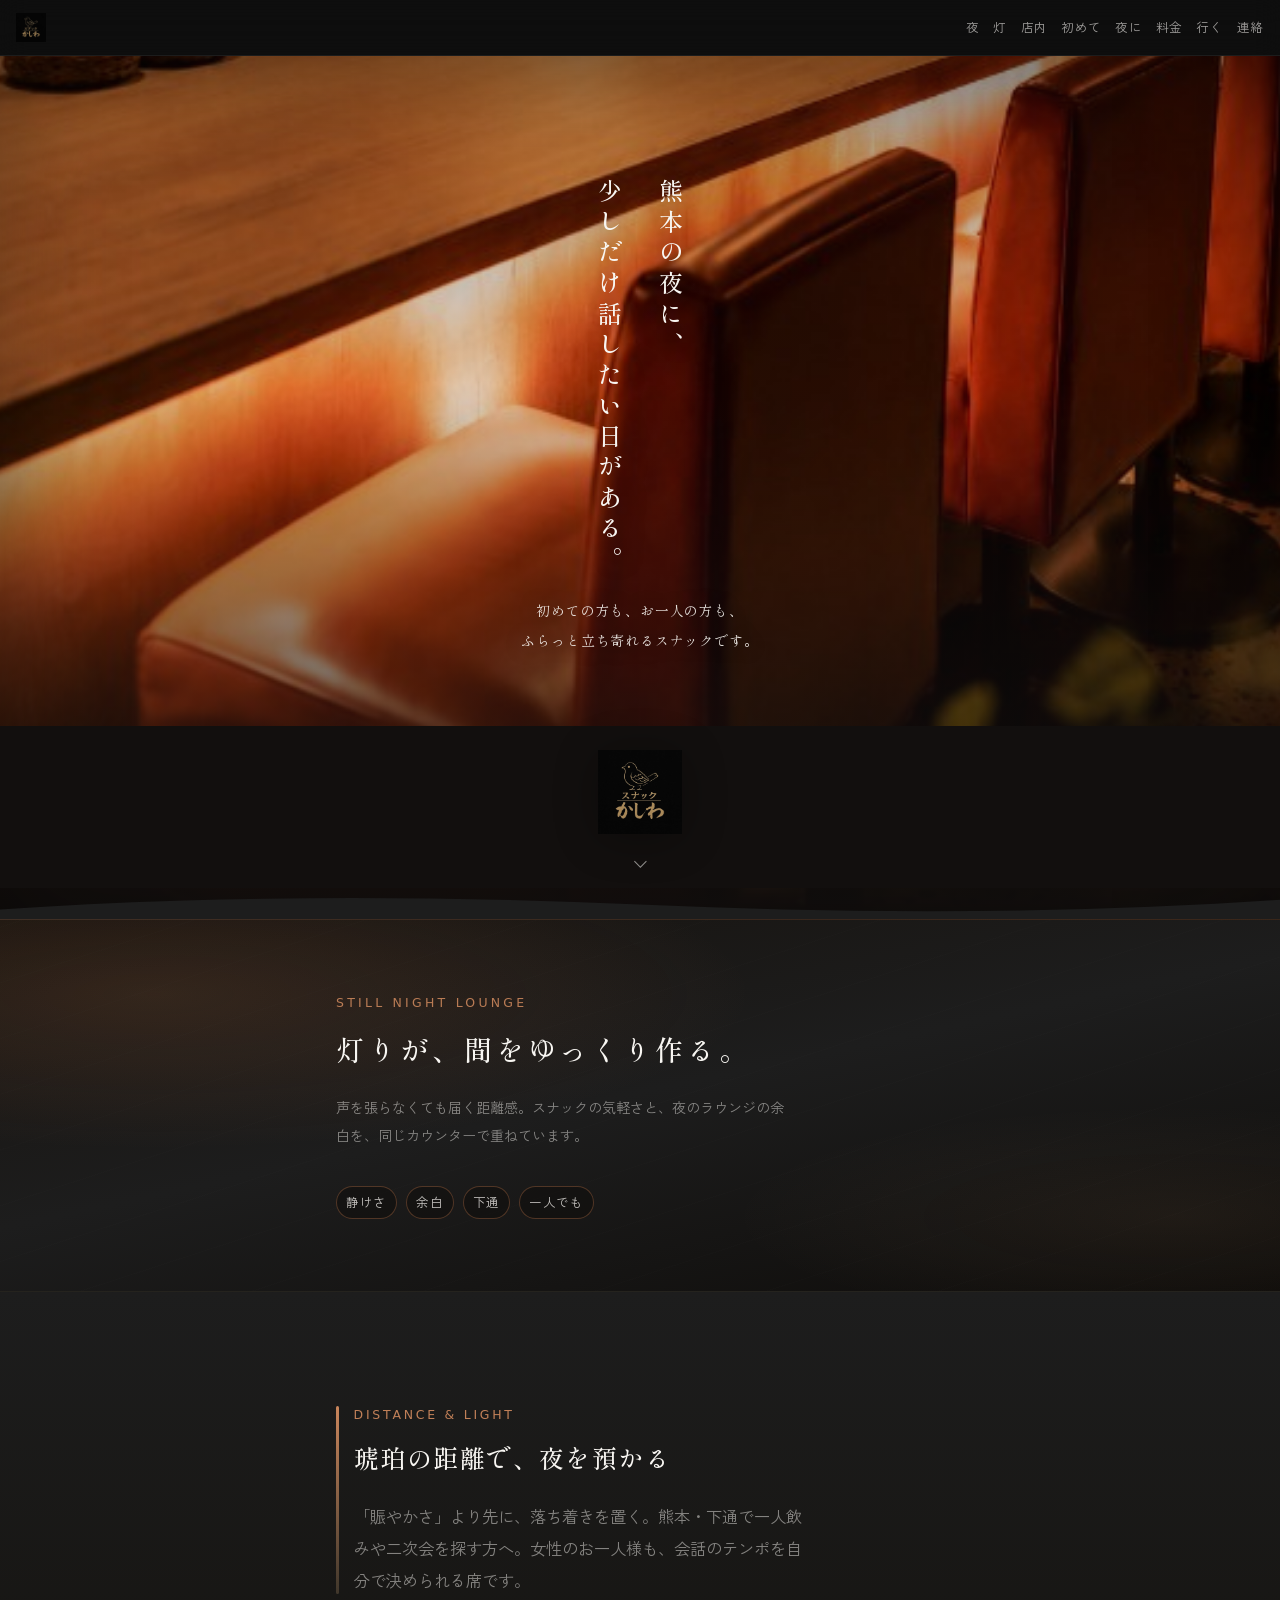
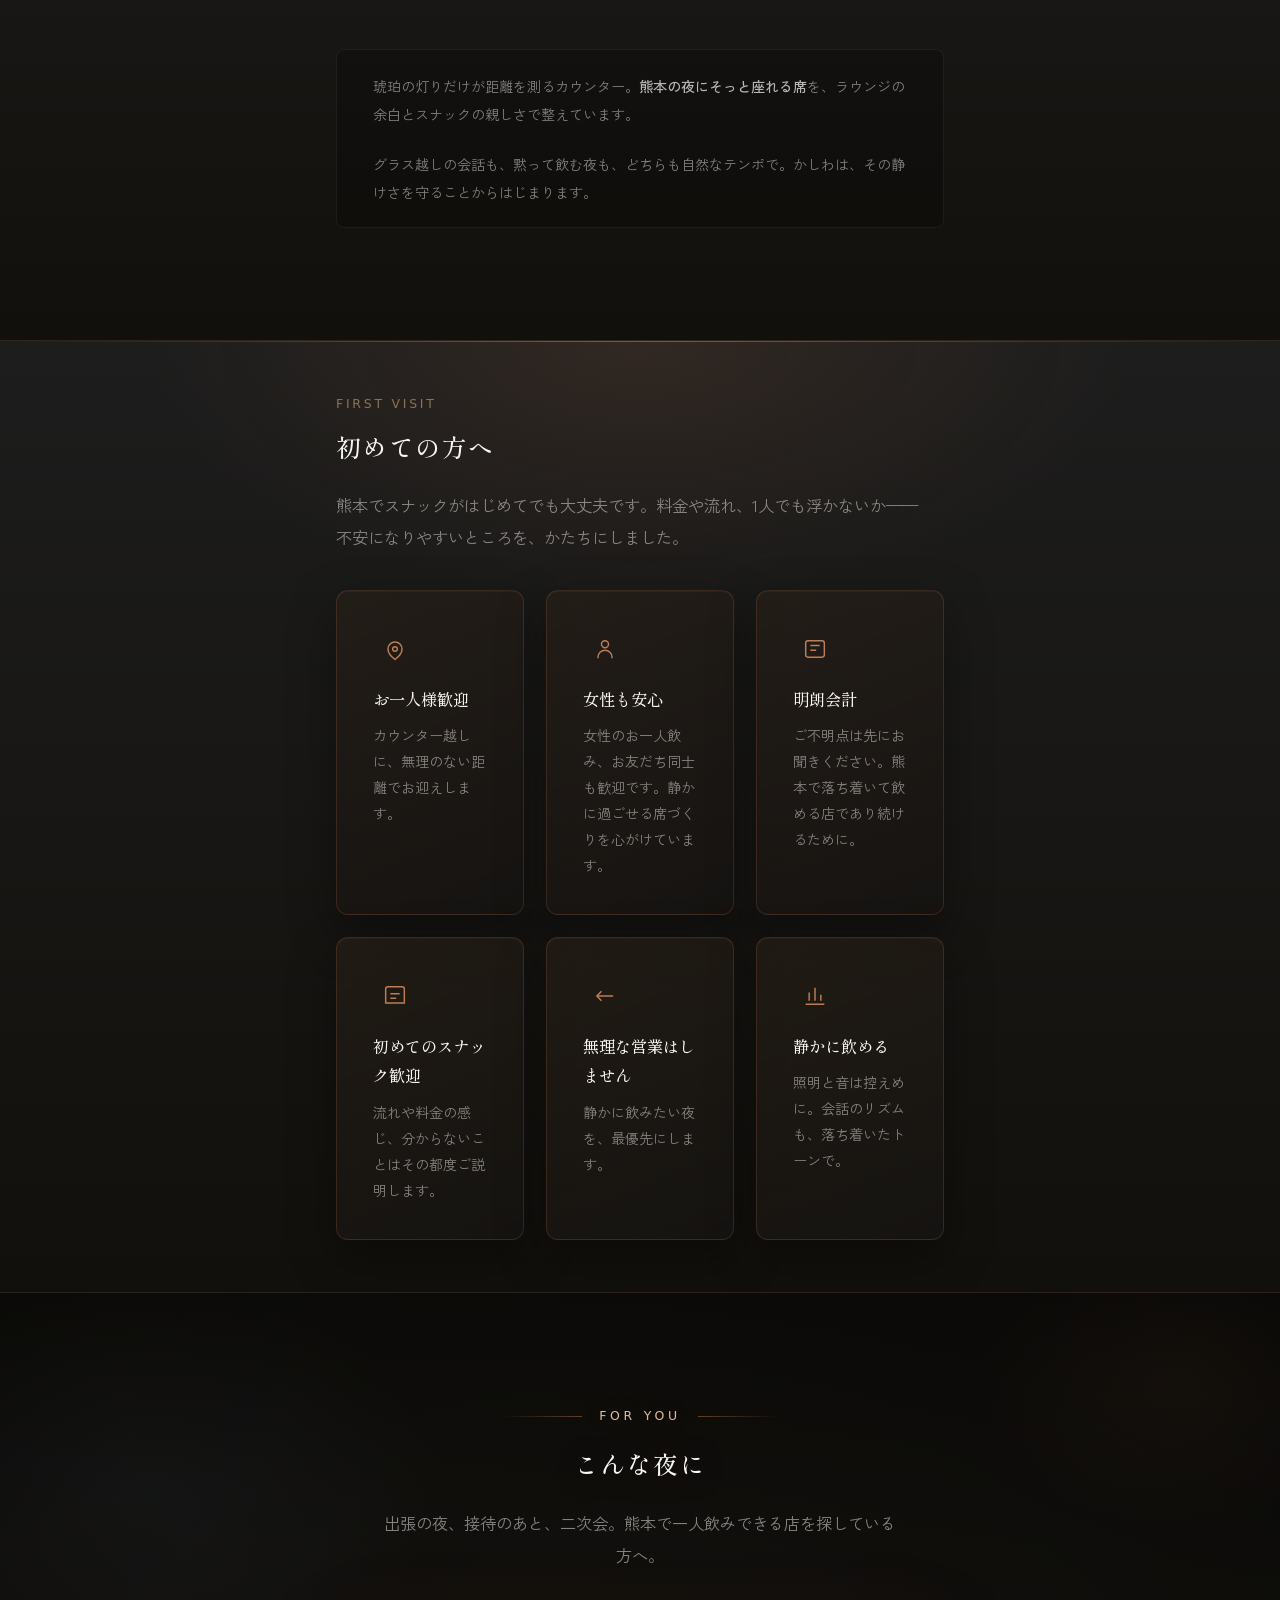
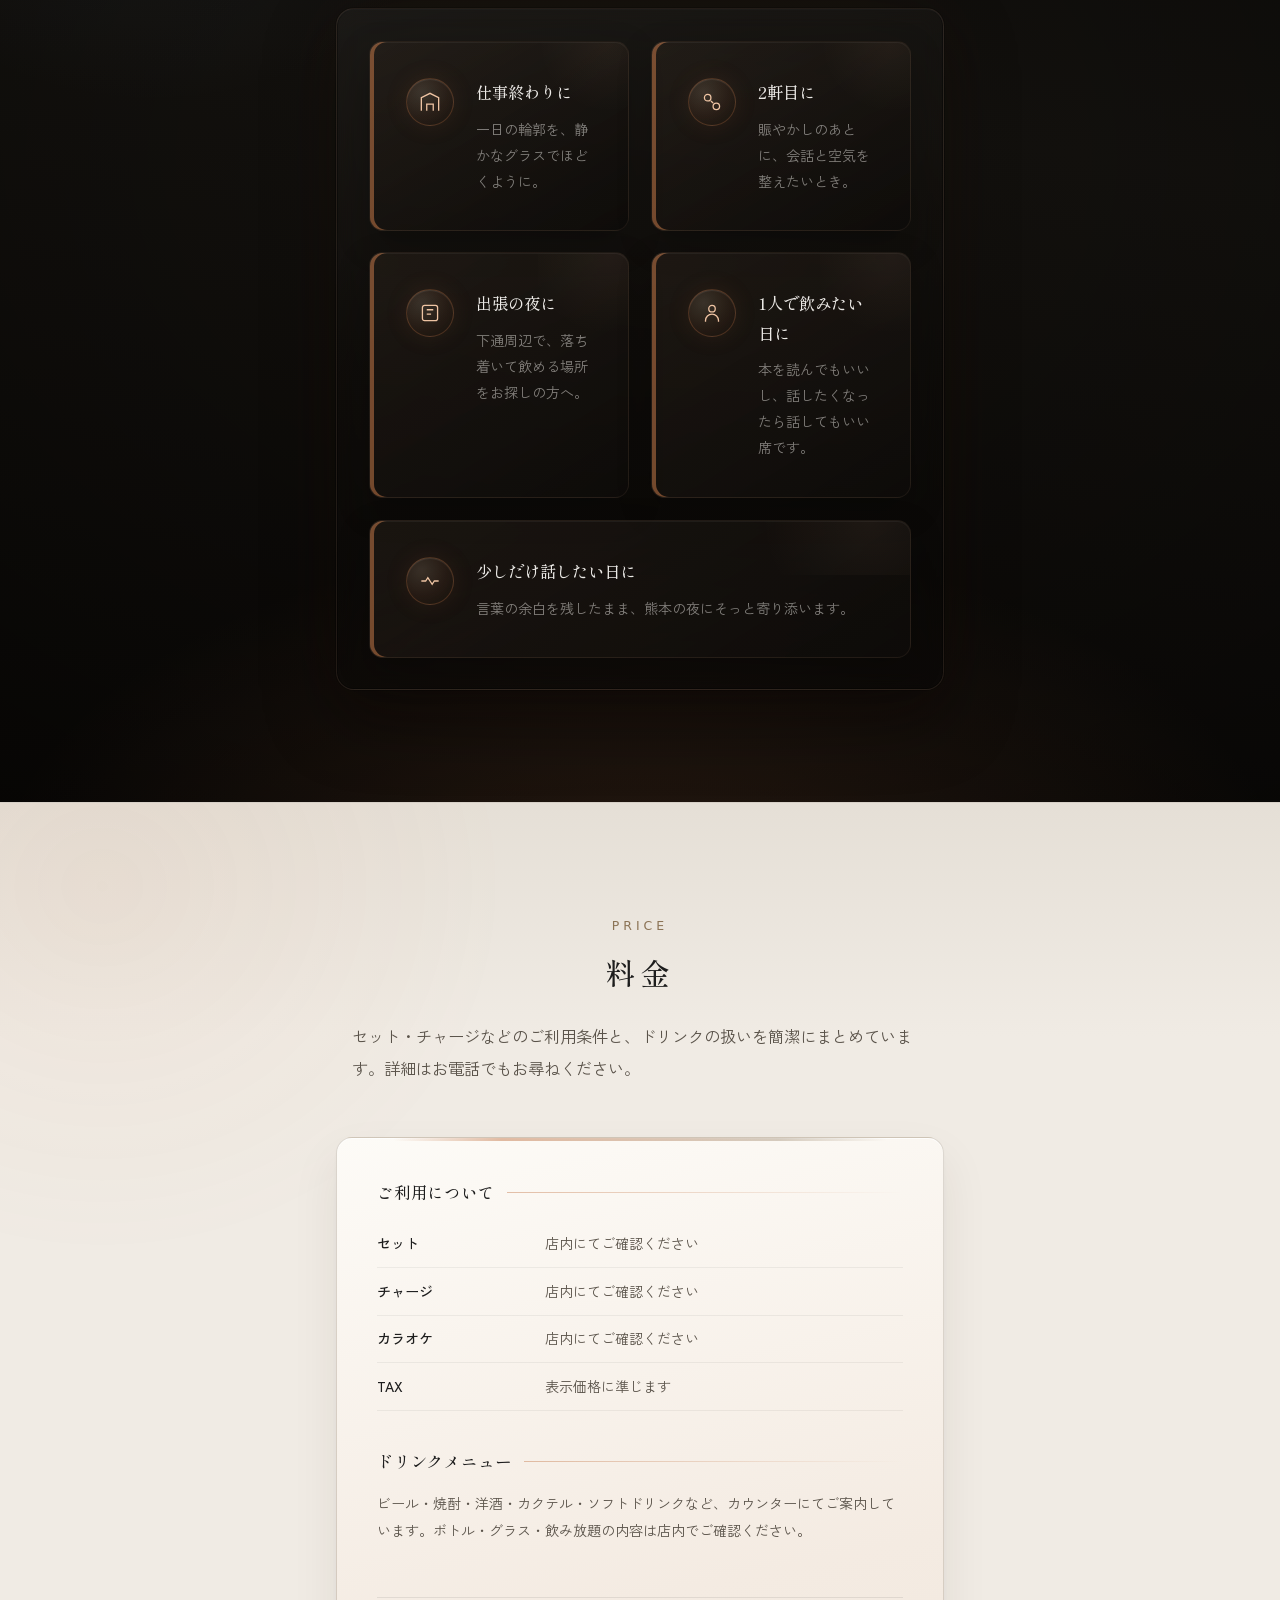
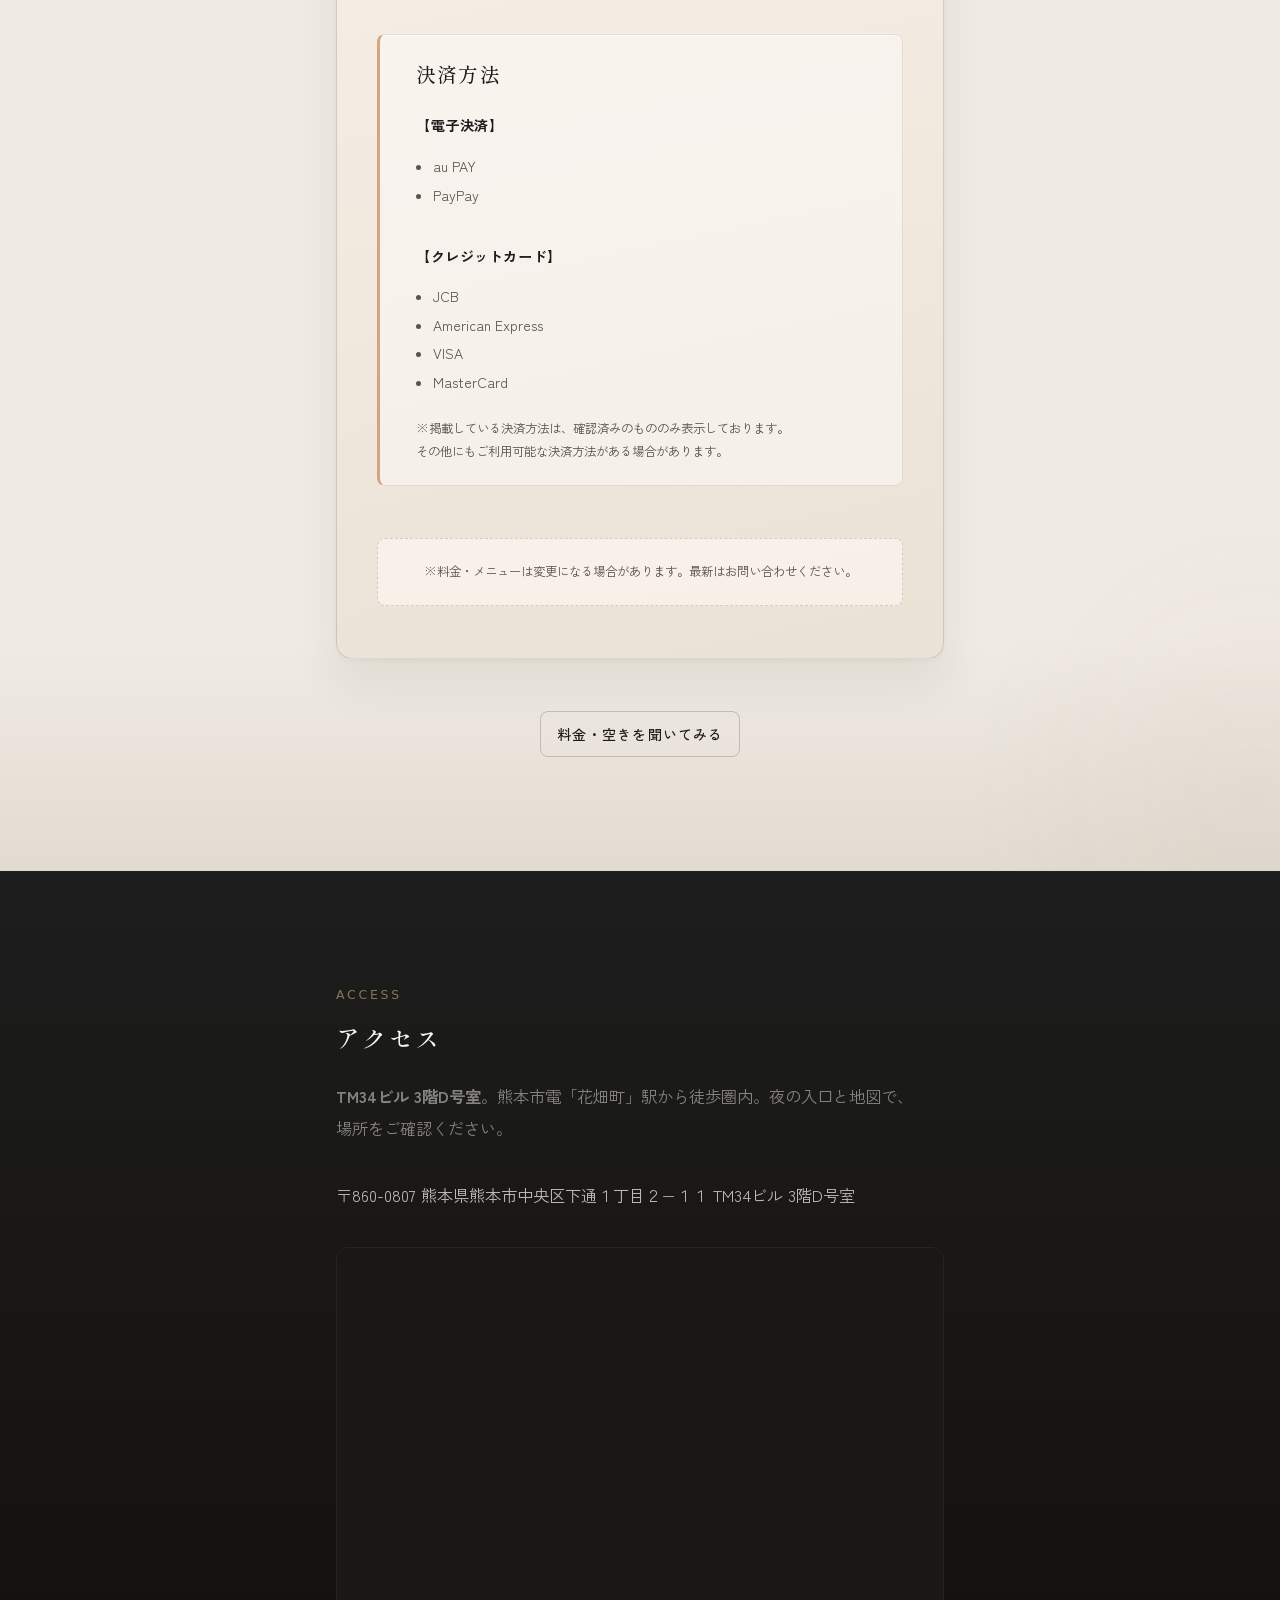
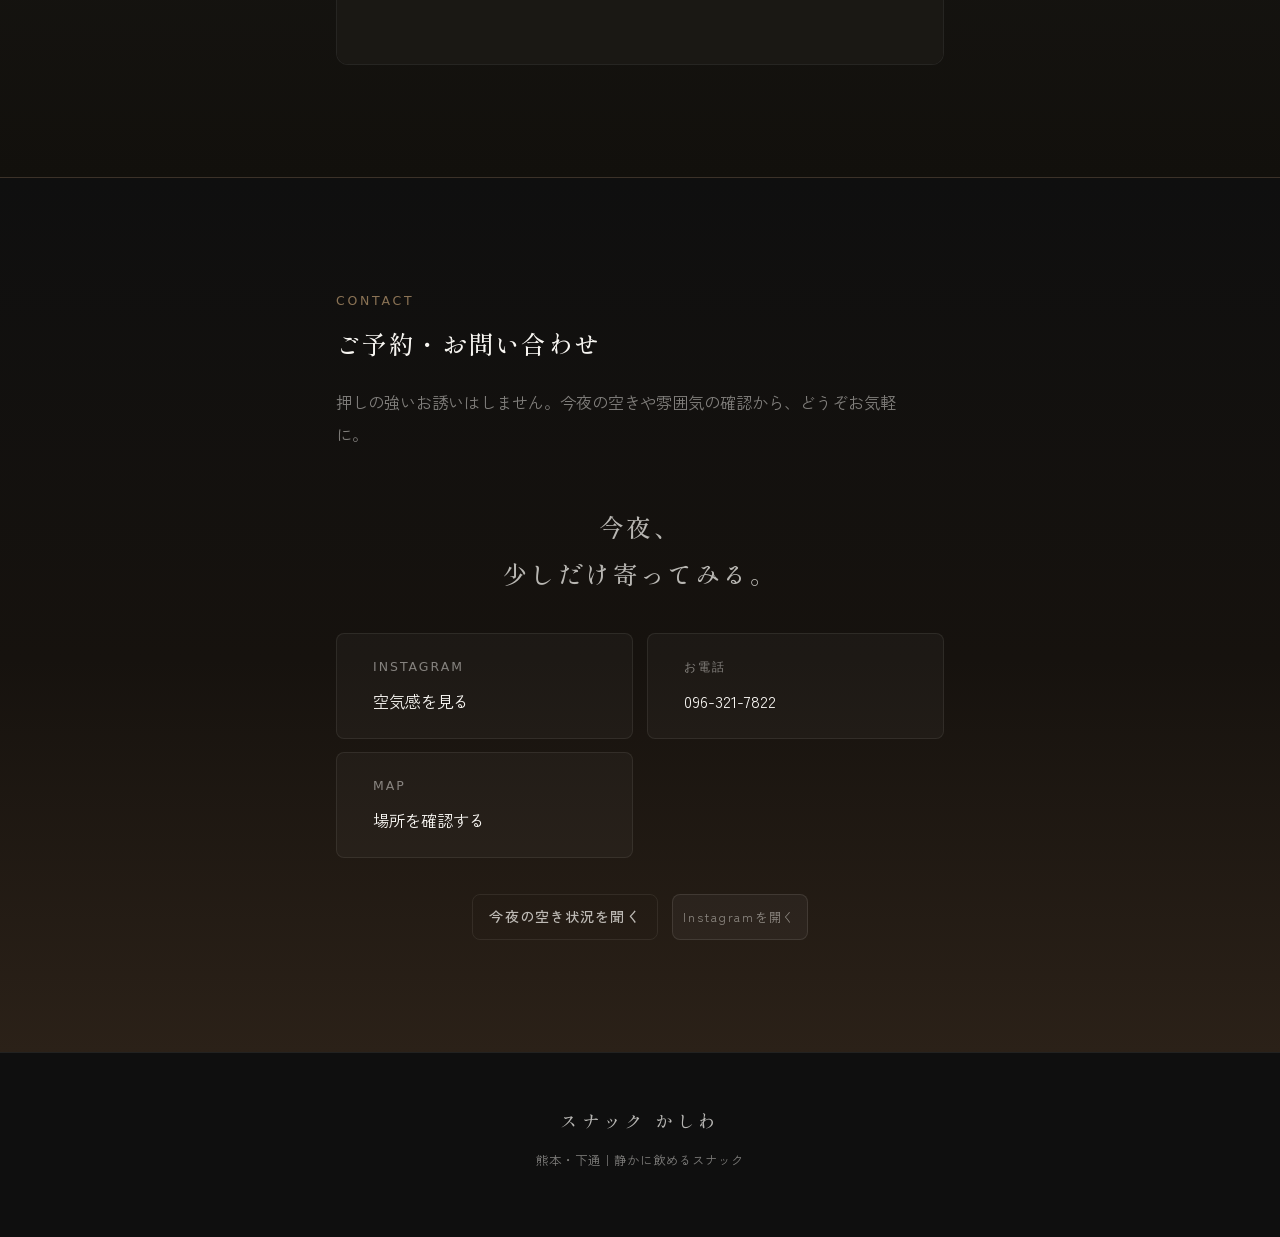
<file: index.html>
<!DOCTYPE html>
<html lang="ja">
  <head>
    <meta charset="utf-8" />
    <meta name="viewport" content="width=device-width, initial-scale=1" />
    <!-- SEO の主設定: js/site-config.js（canonicalUrl / ogImageUrl / seoDescription / ogDescription）。main.js が description・OGP・Twitter を実行時に上書きします。本番はここと index の初期 canonical/og を同じ URL に揃えてください。 -->
    <title>スナック かしわ｜熊本・下通</title>
    <meta
      name="description"
      content="熊本・下通のスナックかしわ。初めてのスナック、一人飲み、女性のお一人様も。落ち着いて飲めるカウンター。TM34ビル3階D。明朗会計。熊本で静かな夜を過ごしたい方へ。"
    />
    <link rel="canonical" id="canonical-link" href="https://example.com/kashiwa/" />

    <meta property="og:type" content="website" />
    <meta property="og:title" content="スナック かしわ｜熊本・下通" />
    <meta
      property="og:description"
      content="熊本の夜に、少しだけ話したい日がある。下通でふらっと立ち寄れる静かなスナックです。"
    />
    <meta property="og:url" content="https://example.com/kashiwa/" />

    <meta name="twitter:card" content="summary" />
    <meta name="twitter:title" content="スナック かしわ｜熊本・下通" />
    <meta
      name="twitter:description"
      content="熊本の夜に、少しだけ話したい日がある。下通でふらっと立ち寄れる静かなスナックです。"
    />

    <link rel="preconnect" href="https://fonts.googleapis.com" />
    <link rel="preconnect" href="https://fonts.gstatic.com" crossorigin />
    <link
      href="https://fonts.googleapis.com/css2?family=Noto+Sans+JP:wght@300;400;500&family=Shippori+Mincho:wght@400;500&family=Zen+Kaku+Gothic+New:wght@300;400;500&display=swap"
      rel="stylesheet"
    />

    <link rel="stylesheet" href="css/tokens.css" />
    <link rel="stylesheet" href="css/base.css" />
    <link rel="stylesheet" href="css/main.css" />
  </head>
  <body>
    <a class="sr-only" href="#main">本文へスキップ</a>

    <header class="site-header">
      <a class="site-header__brand" href="#hero" aria-label="スナック かしわ トップへ">
        <img
          id="brand-name"
          class="site-header__logo"
          alt=""
          width="132"
          height="52"
          decoding="async"
          hidden
        />
        <span id="brand-text" class="site-header__wordmark">スナック かしわ</span>
      </a>
      <nav class="site-nav" aria-label="ページ内">
        <a href="#hero">夜</a>
        <a href="#night-prelude">灯</a>
        <a href="#about">店内</a>
        <a href="#first-time">初めて</a>
        <a href="#for-you">夜に</a>
        <a href="#price">料金</a>
        <a href="#access">行く</a>
        <a href="#contact">連絡</a>
      </nav>
    </header>

    <main id="main">
      <!-- 1: エディトリアル・ヒーロー（縦長写真・縦書きキャッチ・帯＋ロゴ） -->
      <section class="hero hero--editorial" id="hero" aria-labelledby="hero-heading">
        <div class="hero-editorial__photo" aria-hidden="true">
          <img
            id="hero-portrait-img"
            class="hero-editorial__img"
            alt=""
            width="1080"
            height="1920"
            decoding="async"
            fetchpriority="high"
            hidden
          />
        </div>
        <div class="hero-editorial__no-photo" aria-hidden="true"></div>
        <div class="hero-editorial__scrim" aria-hidden="true"></div>
        <div class="hero-editorial__vignette" aria-hidden="true"></div>
        <div class="hero-editorial__layout">
          <div class="hero-editorial__copy reveal-slow">
            <h1 id="hero-heading" class="hero-editorial__title">
              <span class="hero-editorial__title-col">熊本の夜に、</span>
              <span class="hero-editorial__title-col">少しだけ話したい日がある。</span>
            </h1>
            <p class="hero-editorial__sub">
              初めての方も、お一人の方も、<br />
              ふらっと立ち寄れるスナックです。
            </p>
          </div>
          <div class="hero-editorial__band">
            <img
              id="hero-editorial-logo"
              class="hero-editorial__logo"
              alt=""
              width="140"
              height="120"
              decoding="async"
              hidden
            />
            <a
              class="hero-editorial__scroll"
              href="#night-prelude"
              aria-label="次のセクションへ"
            >
              <span class="hero-editorial__scroll-icon" aria-hidden="true"></span>
            </a>
          </div>
        </div>
        <div class="hero-editorial__wave" aria-hidden="true">
          <svg
            class="hero-editorial__wave-svg"
            xmlns="http://www.w3.org/2000/svg"
            viewBox="0 0 1200 40"
            preserveAspectRatio="none"
            role="presentation"
            focusable="false"
          >
            <path
              fill="currentColor"
              d="M0 40V28c200-18 400-18 600-6s400 12 600-6v24H0z"
            />
          </svg>
        </div>
      </section>

      <!-- 2: ヒーロー下の世界観（テキストのみ） -->
      <section class="night-prelude" id="night-prelude" aria-labelledby="night-prelude-heading">
        <div class="night-prelude__bg" aria-hidden="true"></div>
        <div class="wrap night-prelude__layout night-prelude__layout--text-only">
          <div class="night-prelude__text reveal-slow">
            <p class="night-prelude__eyebrow">Still night lounge</p>
            <h2 id="night-prelude-heading" class="night-prelude__heading">灯りが、間をゆっくり作る。</h2>
            <p class="night-prelude__lead">
              声を張らなくても届く距離感。スナックの気軽さと、夜のラウンジの余白を、同じカウンターで重ねています。
            </p>
            <ul class="night-prelude__chips" aria-label="かしわのキーワード">
              <li>静けさ</li>
              <li>余白</li>
              <li>下通</li>
              <li>一人でも</li>
            </ul>
          </div>
        </div>
      </section>

      <!-- 3: 店内の気配 -->
      <section class="section section--depth section--about-rich" id="about" aria-labelledby="about-heading">
        <div class="wrap">
          <header class="section__head reveal-slow">
            <span class="section__eyebrow">Distance &amp; light</span>
            <h2 id="about-heading">琥珀の距離で、夜を預かる</h2>
            <p class="section__lead section__lead--tight">
              「賑やかさ」より先に、落ち着きを置く。熊本・下通で一人飲みや二次会を探す方へ。女性のお一人様も、会話のテンポを自分で決められる席です。
            </p>
          </header>
          <div class="prose prose--short reveal">
            <p>
              琥珀の灯りだけが距離を測るカウンター。<strong>熊本の夜にそっと座れる席</strong>を、ラウンジの余白とスナックの親しさで整えています。
            </p>
            <p>
              グラス越しの会話も、黙って飲む夜も、どちらも自然なテンポで。かしわは、その静けさを守ることからはじまります。
            </p>
          </div>
        </div>
      </section>

      <!-- 4: 初めての方へ -->
      <section class="section section--depth section--tight section--first-boost" id="first-time" aria-labelledby="first-heading">
        <div class="wrap">
          <header class="section__head reveal-slow">
            <span class="section__eyebrow">First visit</span>
            <h2 id="first-heading">初めての方へ</h2>
            <p class="section__lead">
              熊本でスナックがはじめてでも大丈夫です。料金や流れ、1人でも浮かないか——不安になりやすいところを、かたちにしました。
            </p>
          </header>

          <div class="assurance-grid">
            <article class="assurance-card reveal">
              <div class="assurance-card__icon" aria-hidden="true">
                <svg viewBox="0 0 24 24" width="28" height="28" fill="none" stroke="currentColor" stroke-width="1.25">
                  <path d="M12 21s-6-4.35-6-9a6 6 0 1 1 12 0c0 4.65-6 9-6 9Z" />
                  <circle cx="12" cy="12" r="2" />
                </svg>
              </div>
              <h3>お一人様歓迎</h3>
              <p>カウンター越しに、無理のない距離でお迎えします。</p>
            </article>

            <article class="assurance-card reveal">
              <div class="assurance-card__icon" aria-hidden="true">
                <svg viewBox="0 0 24 24" width="28" height="28" fill="none" stroke="currentColor" stroke-width="1.25">
                  <circle cx="12" cy="8" r="3" />
                  <path d="M6 20v-1a6 6 0 0 1 12 0v1" />
                </svg>
              </div>
              <h3>女性も安心</h3>
              <p>女性のお一人飲み、お友だち同士も歓迎です。静かに過ごせる席づくりを心がけています。</p>
            </article>

            <article class="assurance-card reveal">
              <div class="assurance-card__icon" aria-hidden="true">
                <svg viewBox="0 0 24 24" width="28" height="28" fill="none" stroke="currentColor" stroke-width="1.25">
                  <rect x="4" y="5" width="16" height="14" rx="2" />
                  <path d="M8 9h8M8 13h5" />
                </svg>
              </div>
              <h3>明朗会計</h3>
              <p>ご不明点は先にお聞きください。熊本で落ち着いて飲める店であり続けるために。</p>
            </article>

            <article class="assurance-card reveal">
              <div class="assurance-card__icon" aria-hidden="true">
                <svg viewBox="0 0 24 24" width="28" height="28" fill="none" stroke="currentColor" stroke-width="1.25">
                  <path d="M8 10h8M8 14h5M6 4h12a2 2 0 0 1 2 2v12H4V6a2 2 0 0 1 2-2Z" />
                </svg>
              </div>
              <h3>初めてのスナック歓迎</h3>
              <p>流れや料金の感じ、分からないことはその都度ご説明します。</p>
            </article>

            <article class="assurance-card reveal">
              <div class="assurance-card__icon" aria-hidden="true">
                <svg viewBox="0 0 24 24" width="28" height="28" fill="none" stroke="currentColor" stroke-width="1.25">
                  <path d="M5 12h14M9 8l-4 4 4 4" />
                </svg>
              </div>
              <h3>無理な営業はしません</h3>
              <p>静かに飲みたい夜を、最優先にします。</p>
            </article>

            <article class="assurance-card reveal">
              <div class="assurance-card__icon" aria-hidden="true">
                <svg viewBox="0 0 24 24" width="28" height="28" fill="none" stroke="currentColor" stroke-width="1.25">
                  <path d="M4 19h16M7 16V9M12 16V5M17 16v-5" />
                </svg>
              </div>
              <h3>静かに飲める</h3>
              <p>照明と音は控えめに。会話のリズムも、落ち着いたトーンで。</p>
            </article>
          </div>
        </div>
      </section>

      <!-- 5: こんな夜に（ランプのシーン — 初めての方へとトーンを分ける） -->
      <section class="section section--for-you" id="for-you" aria-labelledby="foryou-heading">
        <div class="wrap">
          <header class="section__head section__head--for-you reveal-slow">
            <span class="section__eyebrow">For you</span>
            <h2 id="foryou-heading">こんな夜に</h2>
            <p class="section__lead">
              出張の夜、接待のあと、二次会。熊本で一人飲みできる店を探している方へ。
            </p>
          </header>

          <div class="for-you-panel">
          <div class="icon-card-grid">
            <article class="icon-card reveal">
              <div class="icon-card__icon" aria-hidden="true">
                <svg viewBox="0 0 24 24" width="26" height="26" fill="none" stroke="currentColor" stroke-width="1.2">
                  <path d="M4 20V8l8-4 8 4v12" />
                  <path d="M9 20v-6h6v6" />
                </svg>
              </div>
              <div>
                <h3>仕事終わりに</h3>
                <p>一日の輪郭を、静かなグラスでほどくように。</p>
              </div>
            </article>

            <article class="icon-card reveal">
              <div class="icon-card__icon" aria-hidden="true">
                <svg viewBox="0 0 24 24" width="26" height="26" fill="none" stroke="currentColor" stroke-width="1.2">
                  <circle cx="8" cy="8" r="3" />
                  <circle cx="16" cy="16" r="3" />
                  <path d="M11 11l2 2" />
                </svg>
              </div>
              <div>
                <h3>2軒目に</h3>
                <p>賑やかしのあとに、会話と空気を整えたいとき。</p>
              </div>
            </article>

            <article class="icon-card reveal">
              <div class="icon-card__icon" aria-hidden="true">
                <svg viewBox="0 0 24 24" width="26" height="26" fill="none" stroke="currentColor" stroke-width="1.2">
                  <rect x="5" y="5" width="14" height="14" rx="2" />
                  <path d="M9 9h6M9 13h4" />
                </svg>
              </div>
              <div>
                <h3>出張の夜に</h3>
                <p>下通周辺で、落ち着いて飲める場所をお探しの方へ。</p>
              </div>
            </article>

            <article class="icon-card reveal">
              <div class="icon-card__icon" aria-hidden="true">
                <svg viewBox="0 0 24 24" width="26" height="26" fill="none" stroke="currentColor" stroke-width="1.2">
                  <circle cx="12" cy="8" r="3" />
                  <path d="M6 20v-1a6 6 0 0 1 12 0v1" />
                </svg>
              </div>
              <div>
                <h3>1人で飲みたい日に</h3>
                <p>本を読んでもいいし、話したくなったら話してもいい席です。</p>
              </div>
            </article>

            <article class="icon-card reveal icon-card--span">
              <div class="icon-card__icon" aria-hidden="true">
                <svg viewBox="0 0 24 24" width="26" height="26" fill="none" stroke="currentColor" stroke-width="1.2">
                  <path d="M4 12h4l2-3 4 6 2-3h4" />
                </svg>
              </div>
              <div>
                <h3>少しだけ話したい日に</h3>
                <p>言葉の余白を残したまま、熊本の夜にそっと寄り添います。</p>
              </div>
            </article>
          </div>
          </div>
        </div>
      </section>

      <!-- 6: 料金（紙の島） -->
      <section class="section section--paper section--price-rich" id="price" aria-labelledby="price-heading">
        <div class="wrap reveal">
          <header class="section__head section__head--price">
            <span class="section__eyebrow">Price</span>
            <h2 id="price-heading">料金</h2>
            <p class="section__lead">
              セット・チャージなどのご利用条件と、ドリンクの扱いを簡潔にまとめています。詳細はお電話でもお尋ねください。
            </p>
          </header>
          <div class="price-panel">
            <div id="menu-root" class="menu-root" aria-label="料金・ご利用案内"></div>
            <div id="payment-root" class="payment-root" aria-label="決済方法"></div>
            <p class="price-note">※料金・メニューは変更になる場合があります。最新はお問い合わせください。</p>
          </div>
          <div class="cta-row cta-row--center">
            <a class="btn btn--outline-night" href="#contact">料金・空きを聞いてみる</a>
          </div>
        </div>
      </section>

      <!-- 7: アクセス -->
      <section class="section section--depth" id="access" aria-labelledby="access-heading">
        <div class="wrap reveal">
          <header class="section__head">
            <span class="section__eyebrow">Access</span>
            <h2 id="access-heading">アクセス</h2>
            <p class="section__lead">
              <strong>TM34ビル 3階D号室</strong>。熊本市電「花畑町」駅から徒歩圏内。夜の入口と地図で、場所をご確認ください。
            </p>
          </header>
          <p class="prose" id="address-block" style="margin-top: 0">
            〒860-0807 熊本県熊本市中央区下通１丁目２−１１ TM34ビル 3階D号室
          </p>
          <div class="map-shell" id="map-shell">
            <div class="map-shell__inner">
              <div class="map-shell__placeholder" id="map-placeholder">
                地図を読み込めない場合は、ブラウザで Google マップを開くか、HTTPS / ローカルサーバー経由で表示してください。
              </div>
              <div id="map-host" class="map-host" aria-live="polite"></div>
            </div>
          </div>
        </div>
      </section>

      <!-- 最後: 静かなCTA -->
      <section class="section section--contact" id="contact" aria-labelledby="contact-heading">
        <div class="wrap reveal-slow">
          <header class="section__head">
            <span class="section__eyebrow">Contact</span>
            <h2 id="contact-heading">ご予約・お問い合わせ</h2>
            <p class="section__lead">押しの強いお誘いはしません。今夜の空きや雰囲気の確認から、どうぞお気軽に。</p>
          </header>

          <p class="contact-poem">
            今夜、<br />
            少しだけ寄ってみる。
          </p>

          <div class="contact-links">
            <a class="contact-card contact-card--btn" id="ig-link" href="https://www.instagram.com/kumamoto_kashiwa/">
              <span class="contact-card__label">Instagram</span>
              <span class="contact-card__value">空気感を見る</span>
            </a>
            <a class="contact-card contact-card--btn" id="tel-link" href="tel:0963217822">
              <span class="contact-card__label">お電話</span>
              <span class="contact-card__value" id="tel-display">096-321-7822</span>
            </a>
            <a class="contact-card contact-card--btn" href="#access">
              <span class="contact-card__label">Map</span>
              <span class="contact-card__value">場所を確認する</span>
            </a>
          </div>

          <div class="cta-row cta-row--center">
            <a class="btn btn--ghost" id="tel-link-2" href="tel:0963217822">今夜の空き状況を聞く</a>
            <a class="btn btn--quiet" id="ig-link-2" href="https://www.instagram.com/kumamoto_kashiwa/">Instagramを開く</a>
          </div>
        </div>
      </section>
    </main>

    <footer class="site-footer">
      <p id="footer-shop">スナック かしわ</p>
      <p>熊本・下通｜静かに飲めるスナック</p>
    </footer>

    <script src="js/site-config.js"></script>
    <script src="js/main.js" defer></script>
  </body>
</html>
</file>
<file: css/tokens.css>
:root {
  /* 夜の没入 — 暖かい暗さ（プロンプト指定） */
  --color-night: #0f0f0f;
  --color-night-soft: #1d1d1d;
  --color-night-warm: #2b2118;
  --color-ember: #c4784a;
  --color-ember-soft: rgba(196, 120, 74, 0.35);
  --color-lamp: rgba(255, 190, 130, 0.12);
  --color-milk: #f8f6f2;
  --color-milk-muted: rgba(248, 246, 242, 0.72);
  --color-milk-dim: rgba(248, 246, 242, 0.48);
  --color-accent: #8b7355;
  --color-accent-muted: rgba(139, 115, 85, 0.45);

  /* 紙の島（料金ブロック） */
  --color-paper: #f0ebe4;
  --color-paper-ink: #1d1d1d;
  --color-paper-muted: #5a534a;

  --color-line: rgba(139, 115, 85, 0.22);
  --color-line-dark: rgba(248, 246, 242, 0.08);

  /* エディトリアル・ヒーロー下部帯（モックの暖かい黒に近い色） */
  --color-hero-editorial-band: #120f0e;

  --font-sans: "Zen Kaku Gothic New", "Noto Sans JP", system-ui, -apple-system,
    "Hiragino Sans", sans-serif;
  --font-display: "Shippori Mincho", "Zen Kaku Gothic New", "Noto Sans JP", serif;
  --font-en: ui-sans-serif, system-ui, -apple-system, "Segoe UI", sans-serif;

  --text-xs: clamp(0.7rem, 0.66rem + 0.2vw, 0.78rem);
  --text-sm: clamp(0.78rem, 0.74rem + 0.22vw, 0.88rem);
  --text-base: clamp(0.9rem, 0.84rem + 0.32vw, 1.02rem);
  --text-lg: clamp(1.05rem, 0.95rem + 0.45vw, 1.22rem);
  --text-xl: clamp(1.2rem, 1.05rem + 0.75vw, 1.55rem);
  --text-hero: clamp(1.55rem, 1.1rem + 2vw, 2.45rem);

  --space-xs: 0.5rem;
  --space-sm: 0.85rem;
  --space-md: 1.35rem;
  --space-lg: 2.25rem;
  --space-xl: 3.25rem;
  --space-2xl: 5rem;
  --space-section: clamp(4rem, 9vw, 7rem);
  --space-chapter: min(92vh, 52rem);

  --radius-sm: 3px;
  --radius-md: 8px;
  --radius-lg: 12px;

  --shadow-soft: 0 24px 60px rgba(0, 0, 0, 0.35);
  --shadow-glow: 0 0 80px rgba(196, 120, 74, 0.08);

  --content-max: 38rem;
  --content-wide: 52rem;
  --header-h: 3.5rem;

  --ease-out: cubic-bezier(0.25, 0.85, 0.35, 1);
  --reveal-duration: 1.05s;
  --reveal-slow-duration: 1.45s;
}
</file>
<file: css/base.css>
*,
*::before,
*::after {
  box-sizing: border-box;
}

html {
  scroll-behavior: smooth;
}

body {
  margin: 0;
  font-family: var(--font-sans);
  font-size: var(--text-base);
  font-weight: 400;
  line-height: 1.82;
  color: var(--color-milk-muted);
  background: var(--color-night);
  -webkit-font-smoothing: antialiased;
}

h1,
h2,
h3 {
  font-family: var(--font-display);
  font-weight: 500;
  color: var(--color-milk);
}

img {
  max-width: 100%;
  height: auto;
  vertical-align: middle;
}

a {
  color: var(--color-accent);
  text-decoration-thickness: 1px;
  text-underline-offset: 0.18em;
}

a:hover {
  color: #b89972;
}

:focus-visible {
  outline: 2px solid var(--color-ember);
  outline-offset: 3px;
}

.sr-only {
  position: absolute;
  width: 1px;
  height: 1px;
  padding: 0;
  margin: -1px;
  overflow: hidden;
  clip: rect(0, 0, 0, 0);
  white-space: nowrap;
  border: 0;
}

.reveal,
.reveal-slow {
  opacity: 0;
  transform: translate3d(0, 22px, 0);
  will-change: opacity, transform;
}

.reveal {
  transition: opacity var(--reveal-duration) var(--ease-out),
    transform var(--reveal-duration) var(--ease-out);
}

.reveal-slow {
  transition: opacity var(--reveal-slow-duration) var(--ease-out),
    transform var(--reveal-slow-duration) var(--ease-out);
}

.reveal.is-visible,
.reveal-slow.is-visible {
  opacity: 1;
  transform: translate3d(0, 0, 0);
}

@media (prefers-reduced-motion: reduce) {
  html {
    scroll-behavior: auto;
  }

  .reveal,
  .reveal-slow {
    opacity: 1;
    transform: none;
    transition: none;
  }
}
</file>
<file: css/main.css>
/* —— Layout —— */
.wrap {
  width: min(100% - 2rem, var(--content-max));
  margin-inline: auto;
}

.wrap--wide {
  width: min(100% - 2rem, var(--content-wide));
}

.site-header {
  position: sticky;
  top: 0;
  z-index: 40;
  display: flex;
  align-items: center;
  justify-content: space-between;
  gap: var(--space-md);
  min-height: var(--header-h);
  padding: 0.5rem 1rem;
  background: rgba(15, 15, 15, 0.72);
  backdrop-filter: blur(14px);
  -webkit-backdrop-filter: blur(14px);
  border-bottom: 1px solid var(--color-line-dark);
}

.site-header__brand {
  display: flex;
  align-items: center;
  gap: 0.65rem;
  text-decoration: none;
  color: inherit;
}

.site-header__logo {
  height: 1.85rem;
  width: auto;
  max-width: 5.5rem;
  object-fit: contain;
  opacity: 0.92;
}

.site-header__wordmark {
  font-family: var(--font-display);
  font-size: clamp(0.95rem, 2.2vw, 1.05rem);
  font-weight: 500;
  letter-spacing: 0.18em;
  line-height: 1.2;
  white-space: nowrap;
  color: var(--color-milk-muted);
}

.site-nav {
  display: none;
  flex-wrap: wrap;
  gap: 0.35rem 0.85rem;
  justify-content: flex-end;
  font-size: var(--text-xs);
  letter-spacing: 0.12em;
}

.site-nav a {
  color: var(--color-milk-dim);
  text-decoration: none;
  padding: 0.2rem 0;
  border-bottom: 1px solid transparent;
  transition: color 0.25s, border-color 0.25s;
}

.site-nav a:hover {
  color: var(--color-milk-muted);
  border-bottom-color: var(--color-accent-muted);
}

@media (min-width: 52rem) {
  .site-nav {
    display: flex;
  }
}

/* —— Hero: 夜へ入る第一歩（写真なし・灯りのみ） —— */
.hero {
  position: relative;
  min-height: var(--space-chapter);
  display: grid;
  align-items: end;
  padding: var(--space-2xl) 1.25rem var(--space-xl);
  overflow: hidden;
  background: var(--color-night);
}

.hero__glow-layer {
  position: absolute;
  inset: 0;
  pointer-events: none;
  background:
    radial-gradient(ellipse 88% 58% at 50% 106%, rgba(212, 140, 95, 0.12), transparent 60%),
    radial-gradient(ellipse 52% 42% at 20% 70%, rgba(255, 210, 175, 0.055), transparent 56%),
    radial-gradient(ellipse 48% 40% at 86% 66%, rgba(255, 185, 130, 0.045), transparent 54%),
    linear-gradient(180deg, #0a0a0a 0%, var(--color-night) 38%, #161208 100%);
}

.hero__grain {
  position: absolute;
  inset: 0;
  opacity: 0.04;
  mix-blend-mode: overlay;
  pointer-events: none;
  background-image: url("data:image/svg+xml,%3Csvg viewBox='0 0 256 256' xmlns='http://www.w3.org/2000/svg'%3E%3Cfilter id='n'%3E%3CfeTurbulence type='fractalNoise' baseFrequency='0.9' numOctaves='4' stitchTiles='stitch'/%3E%3C/filter%3E%3Crect width='100%25' height='100%25' filter='url(%23n)'/%3E%3C/svg%3E");
}

.hero__media {
  display: none;
}

.hero__media--has-image {
  display: block;
  position: absolute;
  inset: 0;
}

.hero__media-parallax {
  position: absolute;
  inset: -6%;
  will-change: transform;
}

.hero__media-parallax picture {
  display: block;
  width: 100%;
  height: 100%;
}

.hero__media-parallax img {
  width: 100%;
  height: 100%;
  object-fit: cover;
  opacity: 0.35;
  filter: saturate(0.85) contrast(1.05);
}

.hero__veil {
  position: absolute;
  inset: 0;
  background: linear-gradient(
    180deg,
    rgba(15, 15, 15, 0.55) 0%,
    rgba(15, 15, 15, 0.2) 42%,
    rgba(15, 15, 15, 0.88) 100%
  );
  pointer-events: none;
}

.hero__inner {
  position: relative;
  z-index: 2;
  width: min(100% - 0.5rem, 26rem);
}

.hero__eyebrow {
  font-family: var(--font-en);
  font-size: var(--text-xs);
  font-weight: 300;
  letter-spacing: 0.28em;
  text-transform: uppercase;
  color: var(--color-milk-dim);
  margin-bottom: var(--space-md);
}

.hero:not(.hero--editorial) h1 {
  margin: 0;
  font-size: var(--text-hero);
  line-height: 1.38;
  letter-spacing: 0.06em;
  font-weight: 500;
}

.hero__sub {
  margin: var(--space-lg) 0 0;
  font-size: var(--text-sm);
  line-height: 2;
  color: var(--color-milk-dim);
  max-width: 22em;
}

.hero__actions {
  margin-top: var(--space-xl);
  display: flex;
  flex-wrap: wrap;
  gap: var(--space-sm);
  align-items: center;
}

.hero__actions--subtle {
  margin-top: var(--space-lg);
  gap: 0.65rem 1rem;
}

.hero__note {
  font-size: var(--text-xs);
  color: var(--color-milk-dim);
  letter-spacing: 0.08em;
}

/* —— Hero: エディトリアル（縦長写真・縦書き・下部帯） —— */
.hero.hero--editorial {
  display: block;
  align-items: unset;
  padding: 0;
  min-height: min(100dvh, 52rem);
  background: var(--color-night);
  position: relative;
  overflow: hidden;
}

@supports (height: 100svh) {
  .hero.hero--editorial {
    min-height: min(100svh, 52rem);
  }
}

.hero-editorial__photo {
  position: absolute;
  inset: 0;
  z-index: 0;
  pointer-events: none;
}

.hero-editorial__img {
  display: block;
  width: 100%;
  height: 100%;
  object-fit: cover;
  object-position: 50% 58%;
  transform: scale(1.02);
}

.hero-editorial__no-photo {
  position: absolute;
  inset: 0;
  z-index: 0;
  pointer-events: none;
  background:
    radial-gradient(ellipse 88% 58% at 50% 106%, rgba(212, 140, 95, 0.12), transparent 60%),
    radial-gradient(ellipse 52% 42% at 20% 70%, rgba(255, 210, 175, 0.055), transparent 56%),
    radial-gradient(ellipse 48% 40% at 86% 66%, rgba(255, 185, 130, 0.045), transparent 54%),
    linear-gradient(180deg, #0a0a0a 0%, var(--color-night) 38%, #161208 100%);
}

.hero-editorial__no-photo::after {
  content: "";
  position: absolute;
  inset: 0;
  opacity: 0.04;
  mix-blend-mode: overlay;
  background-image: url("data:image/svg+xml,%3Csvg viewBox='0 0 256 256' xmlns='http://www.w3.org/2000/svg'%3E%3Cfilter id='n'%3E%3CfeTurbulence type='fractalNoise' baseFrequency='0.9' numOctaves='4' stitchTiles='stitch'/%3E%3C/filter%3E%3Crect width='100%25' height='100%25' filter='url(%23n)'/%3E%3C/svg%3E");
}

body.has-hero-portrait .hero-editorial__no-photo {
  display: none;
}

.hero-editorial__scrim {
  position: absolute;
  inset: 0;
  z-index: 1;
  pointer-events: none;
  background: linear-gradient(
    180deg,
    rgba(10, 8, 6, 0.35) 0%,
    rgba(10, 8, 6, 0.12) 38%,
    rgba(18, 15, 14, 0.55) 72%,
    var(--color-hero-editorial-band) 100%
  );
}

.hero-editorial__vignette {
  position: absolute;
  inset: 0;
  z-index: 1;
  pointer-events: none;
  box-shadow: inset 0 0 120px rgba(0, 0, 0, 0.45);
}

.hero-editorial__layout {
  position: relative;
  z-index: 2;
  min-height: min(100dvh, 52rem);
  display: flex;
  flex-direction: column;
}

@supports (height: 100svh) {
  .hero-editorial__layout {
    min-height: min(100svh, 52rem);
  }
}

.hero-editorial__copy {
  flex: 1;
  display: flex;
  flex-direction: column;
  align-items: center;
  justify-content: center;
  padding-top: calc(env(safe-area-inset-top, 0px) + var(--header-h) + 0.75rem);
  padding-right: max(1rem, env(safe-area-inset-right, 0px));
  padding-bottom: 1rem;
  padding-left: max(1rem, env(safe-area-inset-left, 0px));
  text-align: center;
}

.hero-editorial__title {
  display: flex;
  flex-direction: row-reverse;
  align-items: flex-start;
  justify-content: center;
  gap: clamp(0.4rem, 1.8vw, 0.75rem);
  margin: 0;
  writing-mode: horizontal-tb;
}

.hero-editorial__title-col {
  display: block;
  writing-mode: vertical-rl;
  text-orientation: mixed;
  margin: 0;
  font-family: var(--font-display);
  font-size: clamp(0.98rem, 0.72rem + 1.65vw, 1.5rem);
  font-weight: 500;
  letter-spacing: 0.28em;
  line-height: 2.05;
  color: var(--color-milk);
  text-shadow: 0 2px 28px rgba(0, 0, 0, 0.55);
}

.hero-editorial__sub {
  margin: 1.15rem 0 0;
  max-width: min(20.5rem, calc(100vw - 2rem));
  padding-inline: 0.25rem;
  font-family: var(--font-display);
  font-size: clamp(0.72rem, 0.66rem + 0.55vw, 0.86rem);
  font-weight: 400;
  letter-spacing: 0.06em;
  line-height: 2.15;
  color: rgba(248, 246, 242, 0.9);
  text-shadow: 0 1px 18px rgba(0, 0, 0, 0.5);
}

@media (max-width: 24.99rem) {
  .hero-editorial__title-col {
    letter-spacing: 0.22em;
    line-height: 1.95;
  }

  .hero-editorial__sub {
    letter-spacing: 0.05em;
    line-height: 2.05;
  }

  .hero-editorial__img {
    object-position: 52% 56%;
  }
}

.hero-editorial__band {
  position: relative;
  flex-shrink: 0;
  display: flex;
  flex-direction: column;
  align-items: center;
  gap: 1.1rem;
  padding: 1.5rem max(1.25rem, env(safe-area-inset-right, 0px)) calc(0.75rem + env(safe-area-inset-bottom, 0px))
    max(1.25rem, env(safe-area-inset-left, 0px));
  background: var(--color-hero-editorial-band);
}

.hero-editorial__logo {
  display: block;
  width: auto;
  height: auto;
  max-height: 5.25rem;
  max-width: min(11rem, 72vw);
  object-fit: contain;
  opacity: 0.92;
  filter: drop-shadow(0 4px 24px rgba(0, 0, 0, 0.35));
}

.hero-editorial__scroll {
  display: flex;
  align-items: center;
  justify-content: center;
  padding: 0.35rem 1rem 0.5rem;
  color: rgba(248, 246, 242, 0.55);
  text-decoration: none;
  transition: color 0.25s var(--ease-out);
}

.hero-editorial__scroll:hover {
  color: rgba(248, 246, 242, 0.85);
}

.hero-editorial__scroll-icon {
  display: block;
  width: 0.55rem;
  height: 0.55rem;
  margin-bottom: 0.15rem;
  border-right: 1px solid currentColor;
  border-bottom: 1px solid currentColor;
  transform: rotate(45deg);
}

@media (prefers-reduced-motion: no-preference) {
  .hero-editorial__scroll-icon {
    animation: heroEditorialScrollNudge 2.4s ease-in-out infinite;
  }
}

@keyframes heroEditorialScrollNudge {
  0%,
  100% {
    transform: rotate(45deg) translate(0, 0);
    opacity: 0.55;
  }
  50% {
    transform: rotate(45deg) translate(0, 5px);
    opacity: 1;
  }
}

.hero-editorial__wave {
  position: relative;
  z-index: 2;
  display: block;
  width: 100%;
  height: clamp(1.25rem, 4vw, 2rem);
  margin-top: -1px;
  line-height: 0;
  color: var(--color-night-soft);
}

.hero-editorial__wave-svg {
  display: block;
  width: 100%;
  height: 100%;
}

body.has-hero-portrait .site-header {
  padding-top: max(0.5rem, env(safe-area-inset-top, 0px));
  padding-right: max(1rem, env(safe-area-inset-right, 0px));
  padding-bottom: 0.5rem;
  padding-left: max(1rem, env(safe-area-inset-left, 0px));
  background: rgba(15, 15, 15, 0.45);
  border-bottom-color: rgba(248, 246, 242, 0.06);
}

body.has-hero-portrait .site-nav a {
  color: rgba(248, 246, 242, 0.62);
}

body.has-hero-portrait .site-nav a:hover {
  color: rgba(248, 246, 242, 0.88);
}

body.has-hero-portrait .site-header__wordmark {
  color: rgba(248, 246, 242, 0.82);
}

/* —— Chapter: カウンター（写真のみ） —— */
.chapter {
  position: relative;
  min-height: min(88vh, 48rem);
  display: block;
  background: var(--color-night-soft);
  border-top: 1px solid var(--color-line-dark);
}

@media (max-width: 39.999rem) {
  .chapter {
    min-height: min(72vh, 32rem);
  }

  .chapter__parallax img {
    object-position: 50% 38%;
  }
}

.chapter__photo-wrap {
  position: absolute;
  inset: 0;
  overflow: hidden;
}

.chapter__parallax {
  position: absolute;
  inset: -5%;
  will-change: transform;
}

.chapter__parallax picture {
  display: block;
  width: 100%;
  height: 100%;
}

.chapter__parallax img {
  width: 100%;
  height: 100%;
  object-fit: cover;
  object-position: 48% 42%;
  opacity: 0.94;
  filter: saturate(0.88) brightness(0.94) contrast(1.02);
}

.chapter__veil {
  position: absolute;
  inset: 0;
  background: linear-gradient(
    180deg,
    rgba(15, 15, 15, 0.45) 0%,
    transparent 38%,
    rgba(15, 15, 15, 0.82) 100%
  );
  pointer-events: none;
}

/* —— Night prelude: ヒーロー直下の世界観ブロック —— */
.night-prelude {
  position: relative;
  padding-block: clamp(2.75rem, 8vw, 4.25rem);
  overflow: hidden;
  border-top: 1px solid rgba(196, 120, 74, 0.22);
  background:
    radial-gradient(ellipse 90% 80% at 12% 20%, rgba(196, 120, 74, 0.16), transparent 52%),
    radial-gradient(ellipse 70% 60% at 92% 80%, rgba(255, 190, 130, 0.06), transparent 50%),
    linear-gradient(168deg, #16120e 0%, var(--color-night-soft) 48%, #0e0c0a 100%);
}

.night-prelude__bg {
  position: absolute;
  inset: 0;
  pointer-events: none;
  opacity: 0.35;
  background: repeating-linear-gradient(
    -18deg,
    transparent,
    transparent 52px,
    rgba(248, 246, 242, 0.02) 52px,
    rgba(248, 246, 242, 0.02) 53px
  );
}

.night-prelude__layout {
  position: relative;
  z-index: 1;
  display: grid;
  gap: var(--space-xl);
  align-items: center;
}

@media (min-width: 48rem) {
  .night-prelude__layout:not(.night-prelude__layout--text-only) {
    grid-template-columns: minmax(0, 1.05fr) minmax(0, 0.95fr);
    gap: var(--space-2xl);
  }
}

.night-prelude__layout--text-only {
  display: block;
  max-width: 38rem;
  margin-inline: auto;
}

.night-prelude__text {
  padding-block: 0.25rem;
}

.night-prelude__eyebrow {
  margin: 0 0 var(--space-sm);
  font-family: var(--font-en);
  font-size: var(--text-xs);
  font-weight: 300;
  letter-spacing: 0.26em;
  text-transform: uppercase;
  color: rgba(212, 140, 95, 0.85);
}

.night-prelude__heading {
  margin: 0;
  font-family: var(--font-display);
  font-size: clamp(1.25rem, 1rem + 1.4vw, 1.75rem);
  font-weight: 500;
  letter-spacing: 0.14em;
  line-height: 1.55;
  color: var(--color-milk);
}

.night-prelude__lead {
  margin: var(--space-md) 0 0;
  font-size: var(--text-sm);
  line-height: 2;
  color: var(--color-milk-dim);
  max-width: 32em;
}

.night-prelude__chips {
  display: flex;
  flex-wrap: wrap;
  gap: 0.45rem 0.55rem;
  margin: var(--space-lg) 0 0;
  padding: 0;
  list-style: none;
}

.night-prelude__chips li {
  padding: 0.35em 0.75em;
  font-size: var(--text-xs);
  letter-spacing: 0.12em;
  color: rgba(248, 246, 242, 0.78);
  border: 1px solid rgba(196, 120, 74, 0.35);
  border-radius: 999px;
  background: rgba(15, 12, 10, 0.45);
}

.section--about-rich .section__head {
  position: relative;
  padding-left: 1.1rem;
  margin-bottom: var(--space-xl);
}

.section--about-rich .section__head::before {
  content: "";
  position: absolute;
  left: 0;
  top: 0.15em;
  bottom: 0.15em;
  width: 3px;
  border-radius: 2px;
  background: linear-gradient(180deg, rgba(212, 140, 95, 0.95), rgba(139, 115, 85, 0.35));
}

.section--about-rich .section__eyebrow {
  color: rgba(212, 140, 95, 0.9);
}

.section--about-rich .prose {
  padding: var(--space-md) var(--space-lg);
  border-radius: var(--radius-md);
  background: rgba(0, 0, 0, 0.22);
  border: 1px solid rgba(248, 246, 242, 0.06);
}

/* —— Buttons —— */
.btn {
  display: inline-flex;
  align-items: center;
  justify-content: center;
  gap: 0.4em;
  padding: 0.65em 1.15em;
  font-family: var(--font-sans);
  font-size: var(--text-sm);
  font-weight: 500;
  letter-spacing: 0.08em;
  border-radius: var(--radius-md);
  border: 1px solid transparent;
  cursor: pointer;
  text-decoration: none;
  transition: background 0.25s, color 0.25s, border-color 0.25s, box-shadow 0.25s;
}

.btn--primary {
  background: rgba(139, 115, 85, 0.35);
  color: var(--color-milk);
  border-color: rgba(139, 115, 85, 0.5);
}

.btn--primary:hover {
  background: rgba(139, 115, 85, 0.5);
  border-color: rgba(196, 120, 74, 0.45);
}

.btn--ghost {
  background: transparent;
  color: var(--color-milk-muted);
  border-color: var(--color-line-dark);
}

.btn--ghost:hover {
  border-color: var(--color-accent-muted);
  color: var(--color-milk);
}

.btn--quiet {
  padding: 0.45em 0.85em;
  font-size: var(--text-xs);
  font-weight: 400;
  letter-spacing: 0.14em;
  background: rgba(248, 246, 242, 0.04);
  color: var(--color-milk-dim);
  border-color: rgba(248, 246, 242, 0.1);
}

.btn--quiet:hover {
  color: var(--color-milk-muted);
  border-color: rgba(196, 120, 74, 0.35);
}

.btn--milk {
  background: var(--color-milk);
  color: var(--color-night);
  border-color: transparent;
}

.btn--milk:hover {
  background: #fff;
}

.btn--outline-night {
  background: transparent;
  color: var(--color-paper-ink);
  border-color: rgba(29, 29, 29, 0.2);
}

.btn--outline-night:hover {
  border-color: var(--color-accent);
  color: var(--color-night-warm);
}

.cta-row {
  display: flex;
  flex-wrap: wrap;
  gap: var(--space-sm);
  margin-top: var(--space-lg);
}

.cta-row--center {
  justify-content: center;
}

/* —— Sections —— */
.section {
  padding-block: var(--space-section);
  background: var(--color-night);
}

.section--depth {
  background: linear-gradient(180deg, var(--color-night-soft) 0%, #12100c 100%);
  border-top: 1px solid var(--color-line-dark);
}

.section--tight {
  padding-block: var(--space-xl);
}

.section--first-boost {
  position: relative;
  background:
    radial-gradient(ellipse 70% 50% at 50% 0%, rgba(196, 120, 74, 0.12), transparent 55%),
    linear-gradient(180deg, var(--color-night-soft) 0%, #12100c 100%);
  border-top: 1px solid rgba(196, 120, 74, 0.18);
}

.section--first-boost::before {
  content: "";
  position: absolute;
  top: 0;
  left: 0;
  right: 0;
  height: 1px;
  background: linear-gradient(
    90deg,
    transparent,
    rgba(255, 210, 175, 0.35) 50%,
    transparent
  );
  opacity: 0.9;
}

/* —— こんな夜に（ランプ・シネマ調。初めての方への depth+ember とは別トーン） —— */
.section--for-you {
  position: relative;
  overflow: hidden;
  background: linear-gradient(188deg, #0c0b09 0%, #13110e 38%, #0a0806 100%);
  border-top: 1px solid rgba(72, 58, 48, 0.55);
}

.section--for-you::before {
  content: "";
  position: absolute;
  inset: 0;
  pointer-events: none;
  z-index: 0;
  background:
    radial-gradient(ellipse 92% 58% at 50% 108%, rgba(196, 120, 74, 0.2), transparent 55%),
    radial-gradient(ellipse 45% 38% at 12% 18%, rgba(100, 130, 160, 0.07), transparent 50%),
    radial-gradient(ellipse 35% 30% at 92% 8%, rgba(196, 120, 74, 0.06), transparent 45%);
}

.section--for-you::after {
  content: "";
  position: absolute;
  inset: 0;
  pointer-events: none;
  z-index: 0;
  background: radial-gradient(
    ellipse 85% 70% at 50% 42%,
    transparent 22%,
    rgba(0, 0, 0, 0.42) 100%
  );
  opacity: 0.75;
}

.section--for-you > .wrap {
  position: relative;
  z-index: 1;
}

.section__head--for-you {
  text-align: center;
  max-width: 40rem;
  margin-inline: auto;
  margin-bottom: var(--space-xl);
}

.section__head--for-you .section__eyebrow {
  display: flex;
  align-items: center;
  justify-content: center;
  gap: clamp(0.65rem, 2vw, 1.1rem);
  width: 100%;
  margin-bottom: var(--space-sm);
  letter-spacing: 0.3em;
  color: rgba(255, 210, 175, 0.88);
  text-shadow: 0 0 28px rgba(196, 120, 74, 0.25);
}

.section__head--for-you .section__eyebrow::before,
.section__head--for-you .section__eyebrow::after {
  content: "";
  flex: 1 1 2.5rem;
  max-width: 5rem;
  height: 1px;
  opacity: 0.85;
}

.section__head--for-you .section__eyebrow::before {
  background: linear-gradient(90deg, transparent, rgba(196, 120, 74, 0.55));
}

.section__head--for-you .section__eyebrow::after {
  background: linear-gradient(270deg, transparent, rgba(196, 120, 74, 0.55));
}

.section__head--for-you h2 {
  font-size: clamp(1.28rem, 1.02rem + 1.05vw, 1.72rem);
  letter-spacing: 0.14em;
  text-shadow:
    0 0 48px rgba(196, 120, 74, 0.18),
    0 2px 24px rgba(0, 0, 0, 0.5);
}

.section__head--for-you .section__lead {
  margin-left: auto;
  margin-right: auto;
  text-align: center;
  color: rgba(248, 246, 242, 0.5);
  max-width: 32em;
}

.for-you-panel {
  margin-top: var(--space-md);
  padding: clamp(1.1rem, 3.5vw, 2rem);
  border-radius: calc(var(--radius-lg) + 6px);
  border: 1px solid rgba(255, 200, 160, 0.09);
  background: linear-gradient(
    165deg,
    rgba(255, 248, 240, 0.04) 0%,
    rgba(18, 15, 12, 0.35) 45%,
    rgba(8, 7, 6, 0.55) 100%
  );
  box-shadow:
    inset 0 1px 0 rgba(255, 255, 255, 0.05),
    inset 0 0 0 1px rgba(0, 0, 0, 0.35),
    0 0 0 1px rgba(0, 0, 0, 0.2),
    0 28px 70px rgba(0, 0, 0, 0.45),
    0 0 80px rgba(196, 120, 74, 0.06);
  backdrop-filter: blur(10px);
  -webkit-backdrop-filter: blur(10px);
}

.for-you-panel .icon-card-grid {
  margin-top: 0;
}

#for-you .icon-card {
  position: relative;
  overflow: hidden;
  background: linear-gradient(
    148deg,
    rgba(48, 38, 30, 0.42) 0%,
    rgba(14, 12, 10, 0.88) 100%
  );
  border: 1px solid rgba(255, 200, 160, 0.07);
  border-radius: calc(var(--radius-lg) + 2px);
  box-shadow:
    inset 0 1px 0 rgba(255, 255, 255, 0.05),
    inset 4px 0 0 rgba(196, 120, 74, 0.55),
    0 12px 32px rgba(0, 0, 0, 0.28);
  transition:
    border-color 0.28s var(--ease-out),
    box-shadow 0.28s var(--ease-out),
    transform 0.28s var(--ease-out);
}

#for-you .icon-card::before {
  content: "";
  position: absolute;
  top: -40%;
  right: -20%;
  width: 55%;
  height: 80%;
  pointer-events: none;
  background: radial-gradient(
    circle at 50% 50%,
    rgba(255, 200, 160, 0.06),
    transparent 68%
  );
  opacity: 0.9;
}

#for-you .icon-card > * {
  position: relative;
  z-index: 1;
}

@media (hover: hover) {
  #for-you .icon-card:hover {
    border-color: rgba(255, 200, 160, 0.16);
    transform: translateY(-3px);
    box-shadow:
      inset 0 1px 0 rgba(255, 255, 255, 0.07),
      inset 4px 0 0 rgba(212, 140, 95, 0.75),
      0 18px 44px rgba(0, 0, 0, 0.38),
      0 0 36px rgba(196, 120, 74, 0.12);
  }
}

#for-you .icon-card__icon {
  width: 3rem;
  height: 3rem;
  border-radius: 50%;
  background: radial-gradient(
    circle at 32% 28%,
    rgba(255, 220, 190, 0.14),
    rgba(196, 120, 74, 0.08) 55%,
    rgba(20, 16, 12, 0.5) 100%
  );
  border: 1px solid rgba(196, 120, 74, 0.28);
  box-shadow:
    0 0 24px rgba(196, 120, 74, 0.1),
    inset 0 1px 0 rgba(255, 255, 255, 0.08);
  color: rgba(255, 210, 175, 0.92);
}

#for-you .icon-card h3 {
  color: rgba(248, 246, 242, 0.95);
}

#for-you .icon-card p {
  color: rgba(248, 246, 242, 0.48);
}

@media (prefers-reduced-motion: reduce) {
  #for-you .icon-card {
    transition: none;
  }

  @media (hover: hover) {
    #for-you .icon-card:hover {
      transform: none;
    }
  }
}

.section--paper {
  background: var(--color-paper);
  color: var(--color-paper-muted);
  border-block: 1px solid rgba(29, 29, 29, 0.06);
}

.section--paper h2,
.section--paper h3 {
  color: var(--color-paper-ink);
}

.section--paper .section__eyebrow {
  color: var(--color-accent);
}

.section--paper .section__lead {
  color: var(--color-paper-muted);
}

.section__head {
  margin-bottom: var(--space-lg);
}

.section__eyebrow {
  display: block;
  font-family: var(--font-en);
  font-size: var(--text-xs);
  font-weight: 300;
  letter-spacing: 0.22em;
  text-transform: uppercase;
  color: var(--color-accent);
  margin-bottom: var(--space-xs);
}

.section h2 {
  margin: 0;
  font-size: var(--text-xl);
  letter-spacing: 0.06em;
}

.section__lead {
  margin: var(--space-md) 0 0;
  color: var(--color-milk-dim);
  max-width: 36em;
  line-height: 1.95;
}

.section__lead--tight {
  max-width: 28em;
}

.section--contact {
  background: linear-gradient(180deg, var(--color-night) 0%, #16120e 55%, var(--color-night-warm) 100%);
  border-top: 1px solid var(--color-line-dark);
}

/* —— Prose —— */
.prose p {
  margin: 0 0 var(--space-md);
  color: var(--color-milk-dim);
}

.prose p:last-child {
  margin-bottom: 0;
}

.prose--short p {
  font-size: var(--text-sm);
  line-height: 2;
}

.prose strong {
  font-weight: 500;
  color: var(--color-milk-muted);
}

.prose--paper p {
  color: var(--color-paper-muted);
}

.prose--paper strong {
  color: var(--color-paper-ink);
}

/* —— Assurance cards —— */
.assurance-grid {
  display: grid;
  gap: var(--space-md);
  margin-top: var(--space-lg);
}

@media (min-width: 40rem) {
  .assurance-grid {
    grid-template-columns: repeat(2, 1fr);
  }
}

@media (min-width: 56rem) {
  .assurance-grid {
    grid-template-columns: repeat(3, 1fr);
  }
}

.assurance-card {
  padding: var(--space-lg);
  background: linear-gradient(155deg, rgba(43, 33, 24, 0.55) 0%, rgba(22, 20, 18, 0.92) 100%);
  border: 1px solid rgba(196, 120, 74, 0.2);
  border-radius: var(--radius-lg);
  box-shadow:
    0 18px 48px rgba(0, 0, 0, 0.35),
    inset 0 1px 0 rgba(255, 255, 255, 0.04);
  transition:
    border-color 0.25s var(--ease-out),
    transform 0.25s var(--ease-out),
    box-shadow 0.25s var(--ease-out);
}

@media (hover: hover) {
  .assurance-card:hover {
    border-color: rgba(212, 140, 95, 0.45);
    transform: translateY(-2px);
    box-shadow:
      0 22px 56px rgba(0, 0, 0, 0.42),
      inset 0 1px 0 rgba(255, 255, 255, 0.06);
  }
}

.assurance-card__icon {
  display: flex;
  align-items: center;
  justify-content: center;
  width: 2.75rem;
  height: 2.75rem;
  margin-bottom: var(--space-sm);
  color: rgba(212, 140, 95, 0.88);
}

.assurance-card h3 {
  margin: 0 0 var(--space-xs);
  font-size: var(--text-base);
  color: var(--color-milk);
}

.assurance-card p {
  margin: 0;
  font-size: var(--text-sm);
  color: var(--color-milk-dim);
  line-height: 1.85;
}

/* —— Full-bleed atmosphere（任意・画像ありのときのみ表示） —— */
.atmo-wide {
  width: 100vw;
  margin-left: calc(50% - 50vw);
  margin-top: var(--space-xl);
  margin-bottom: 0;
  border: none;
  border-top: 1px solid var(--color-line-dark);
  border-bottom: 1px solid var(--color-line-dark);
  background: linear-gradient(165deg, #1a1510, #0f0d0b);
  min-height: clamp(16rem, 52vw, 30rem);
  overflow: hidden;
}

.atmo-wide:not(:has(img)) {
  display: none;
  margin-top: 0;
  min-height: 0;
  border: none;
}

.atmo-wide picture {
  display: block;
  width: 100%;
  min-height: clamp(16rem, 52vw, 30rem);
}

.atmo-wide img {
  display: block;
  width: 100%;
  height: 100%;
  min-height: clamp(16rem, 52vw, 30rem);
  object-fit: cover;
  aspect-ratio: 16 / 9;
  opacity: 0.9;
  filter: saturate(0.9) contrast(1.03);
}

/* —— Icon cards —— */
.icon-card-grid {
  display: grid;
  gap: var(--space-md);
  margin-top: var(--space-lg);
}

@media (min-width: 36rem) {
  .icon-card-grid {
    grid-template-columns: repeat(2, 1fr);
  }
}

.icon-card {
  display: flex;
  gap: var(--space-md);
  align-items: flex-start;
  padding: var(--space-lg);
  background: linear-gradient(160deg, rgba(35, 28, 22, 0.5) 0%, rgba(20, 18, 16, 0.9) 100%);
  border: 1px solid rgba(196, 120, 74, 0.14);
  border-radius: var(--radius-lg);
  box-shadow: inset 0 1px 0 rgba(255, 255, 255, 0.04);
}

.icon-card__icon {
  flex-shrink: 0;
  display: flex;
  align-items: center;
  justify-content: center;
  width: 2.5rem;
  height: 2.5rem;
  color: rgba(212, 140, 95, 0.85);
}

.icon-card h3 {
  margin: 0 0 var(--space-xs);
  font-size: var(--text-base);
  color: var(--color-milk);
}

.icon-card p {
  margin: 0;
  font-size: var(--text-sm);
  color: var(--color-milk-dim);
  line-height: 1.85;
}

@media (min-width: 45rem) {
  .icon-card--span {
    grid-column: span 2;
  }
}

.card-grid {
  display: grid;
  gap: var(--space-md);
  margin-top: var(--space-lg);
}

/* —— Price —— */
.price-note {
  font-size: var(--text-sm);
  color: var(--color-paper-muted);
  margin-top: var(--space-md);
}

.price-table {
  width: 100%;
  margin-top: var(--space-lg);
  border-collapse: collapse;
  font-size: var(--text-sm);
}

.price-table th,
.price-table td {
  padding: var(--space-sm) var(--space-xs);
  text-align: left;
  border-bottom: 1px solid rgba(29, 29, 29, 0.08);
  vertical-align: top;
}

.price-table th {
  font-weight: 500;
  color: var(--color-paper-ink);
  width: 34%;
}

.price-table td {
  color: var(--color-paper-muted);
}

/* —— Drink menu —— */
.menu-root {
  margin-top: var(--space-lg);
  display: flex;
  flex-direction: column;
  gap: var(--space-xl);
}

.menu-category {
  margin: 0;
}

.menu-category__title {
  margin: 0 0 var(--space-md);
  font-family: var(--font-display);
  font-size: var(--text-lg);
  font-weight: 500;
  letter-spacing: 0.05em;
  color: var(--color-paper-ink);
  padding-bottom: var(--space-xs);
  border-bottom: 1px solid rgba(29, 29, 29, 0.1);
}

.menu-category--info .menu-category__title {
  font-size: var(--text-base);
}

.menu-table {
  width: 100%;
  border-collapse: collapse;
  font-size: var(--text-sm);
}

.menu-table tbody tr {
  border-bottom: 1px solid rgba(29, 29, 29, 0.06);
}

.menu-th {
  padding: 0.65rem 0.5rem 0.65rem 0;
  text-align: left;
  font-weight: 500;
  color: var(--color-paper-ink);
  vertical-align: top;
  width: 58%;
}

.menu-td {
  padding: 0.65rem 0;
  color: var(--color-paper-muted);
  vertical-align: top;
}

.menu-td--price {
  text-align: right;
  font-variant-numeric: tabular-nums;
  white-space: nowrap;
  color: #5c4a38;
}

.menu-category--info .menu-th {
  width: 32%;
}

.menu-category--info .menu-td {
  text-align: left;
  white-space: normal;
}

.menu-category--freedrink .menu-category__title {
  margin-bottom: var(--space-sm);
}

.menu-free__intro {
  margin: 0 0 var(--space-lg);
  font-size: var(--text-sm);
  color: var(--color-paper-muted);
  line-height: 1.85;
}

.menu-free__group {
  margin-bottom: var(--space-lg);
}

.menu-free__group:last-child {
  margin-bottom: 0;
}

.menu-free__subtitle {
  margin: 0 0 var(--space-sm);
  font-family: var(--font-sans);
  font-size: var(--text-sm);
  font-weight: 500;
  letter-spacing: 0.06em;
  color: var(--color-accent);
}

.menu-free__list {
  margin: 0;
  padding-left: 1.15em;
  color: var(--color-paper-muted);
  font-size: var(--text-sm);
  line-height: 1.85;
}

.menu-free__list li {
  margin-bottom: 0.25em;
}

@media (max-width: 24rem) {
  .menu-th {
    width: 52%;
  }

  .menu-td--price {
    white-space: normal;
    text-align: right;
  }
}

.menu-category--drink-note .menu-category__title {
  font-size: var(--text-base);
}

.menu-drink-note {
  margin: 0;
  font-size: var(--text-sm);
  line-height: 1.95;
  color: var(--color-paper-muted);
}

.payment-root {
  margin-top: var(--space-xl);
}

.payment-methods {
  padding-top: var(--space-xl);
  border-top: 1px solid rgba(29, 29, 29, 0.1);
}

.payment-methods__title {
  margin: 0 0 var(--space-md);
  font-family: var(--font-display);
  font-size: var(--text-lg);
  font-weight: 500;
  letter-spacing: 0.06em;
  color: var(--color-paper-ink);
}

.payment-methods__group {
  margin: 0 0 var(--space-lg);
}

.payment-methods__group:last-of-type {
  margin-bottom: var(--space-md);
}

.payment-methods__group-title {
  margin: 0 0 var(--space-sm);
  font-family: var(--font-sans);
  font-size: var(--text-sm);
  font-weight: 600;
  letter-spacing: 0.04em;
  color: var(--color-paper-ink);
}

.payment-methods__list {
  margin: 0;
  padding-left: 1.2em;
  font-size: var(--text-sm);
  color: var(--color-paper-muted);
  line-height: 1.85;
}

.payment-methods__list li {
  margin-bottom: 0.2em;
}

.payment-methods__note {
  margin: var(--space-md) 0 0;
  font-size: var(--text-xs);
  line-height: 1.85;
  color: var(--color-paper-muted);
  white-space: pre-line;
}

/* —— Price (rich panel) —— */
#price.section--paper.section--price-rich {
  background: linear-gradient(
    180deg,
    #e5dfd6 0%,
    var(--color-paper) 14%,
    var(--color-paper) 86%,
    #e2dbd1 100%
  );
  position: relative;
  overflow: hidden;
}

#price.section--paper.section--price-rich::before {
  content: "";
  position: absolute;
  inset: 0;
  pointer-events: none;
  opacity: 0.45;
  background:
    radial-gradient(ellipse 60% 42% at 8% 5%, rgba(196, 120, 74, 0.14), transparent 55%),
    radial-gradient(ellipse 45% 38% at 98% 95%, rgba(139, 115, 85, 0.11), transparent 52%);
}

#price.section--price-rich > .wrap {
  position: relative;
  z-index: 1;
}

.section__head--price {
  text-align: center;
  max-width: 36rem;
  margin-inline: auto;
  margin-bottom: var(--space-xl);
}

.section__head--price .section__eyebrow {
  letter-spacing: 0.32em;
}

.section__head--price h2 {
  font-size: clamp(1.35rem, 1.05rem + 1.1vw, 1.85rem);
  letter-spacing: 0.16em;
  margin-top: var(--space-xs);
}

.section__head--price .section__lead {
  text-align: left;
  margin-top: var(--space-md);
}

.price-panel {
  display: flex;
  flex-direction: column;
  gap: var(--space-xl);
  margin-top: var(--space-sm);
  padding: clamp(1.25rem, 4vw, 2.5rem);
  border-radius: calc(var(--radius-lg) + 4px);
  background: linear-gradient(168deg, #fdfbf7 0%, #f4ebe2 42%, #ebe2d6 100%);
  border: 1px solid rgba(92, 74, 56, 0.2);
  box-shadow:
    inset 0 1px 0 rgba(255, 255, 255, 0.82),
    0 2px 4px rgba(45, 38, 30, 0.03),
    0 22px 48px rgba(45, 38, 30, 0.08);
  position: relative;
}

.price-panel::before {
  content: "";
  position: absolute;
  top: 0;
  left: clamp(1.5rem, 8vw, 3.5rem);
  right: clamp(1.5rem, 8vw, 3.5rem);
  height: 3px;
  border-radius: 0 0 5px 5px;
  background: linear-gradient(
    90deg,
    transparent,
    rgba(196, 120, 74, 0.55) 22%,
    rgba(139, 115, 85, 0.38) 78%,
    transparent
  );
  opacity: 0.9;
}

#price .menu-root {
  margin-top: 0;
  gap: var(--space-lg);
}

#price .menu-category__title {
  display: flex;
  align-items: center;
  gap: 0.75rem;
  margin-bottom: var(--space-sm);
  padding-bottom: 0;
  border-bottom: none;
}

#price .menu-category__title::after {
  content: "";
  flex: 1;
  min-width: 1.5rem;
  height: 1px;
  background: linear-gradient(90deg, rgba(196, 120, 74, 0.45), transparent);
}

#price .menu-table tbody tr {
  transition: background-color 0.18s ease;
}

#price .menu-table tbody tr:hover {
  background: rgba(255, 255, 255, 0.55);
}

#price .payment-root {
  margin-top: 0;
  padding-top: var(--space-lg);
  border-top: 1px solid rgba(29, 29, 29, 0.09);
}

#price .payment-methods {
  margin: 0;
  padding: var(--space-md) var(--space-lg);
  border-top: none;
  background: rgba(255, 255, 255, 0.42);
  border-radius: var(--radius-md);
  border: 1px solid rgba(92, 74, 56, 0.12);
  border-left: 3px solid rgba(196, 120, 74, 0.65);
  box-shadow: inset 0 1px 0 rgba(255, 255, 255, 0.65);
}

#price .payment-methods__title {
  margin-top: 0;
}

#price .price-note {
  margin-top: 0;
  padding: var(--space-md);
  border-radius: var(--radius-md);
  background: rgba(255, 252, 248, 0.55);
  border: 1px dashed rgba(92, 74, 56, 0.22);
  font-size: var(--text-xs);
  line-height: 1.85;
  text-align: center;
}

#price .cta-row {
  margin-top: var(--space-xl);
}

/* —— Map —— */
.map-shell {
  margin-top: var(--space-lg);
  border-radius: var(--radius-lg);
  overflow: hidden;
  border: 1px solid var(--color-line-dark);
  background: #141210;
  min-height: 14rem;
}

.map-shell__inner {
  position: relative;
  aspect-ratio: 16 / 11;
  background: #1a1814;
  min-height: 12rem;
}

.map-shell__placeholder {
  display: flex;
  align-items: center;
  justify-content: center;
  min-height: inherit;
  padding: var(--space-lg);
  text-align: center;
  font-size: var(--text-sm);
  color: var(--color-milk-dim);
}

.map-host {
  position: absolute;
  inset: 0;
  z-index: 1;
}

.map-host:empty {
  pointer-events: none;
}

.map-host iframe {
  width: 100%;
  height: 100%;
  border: 0;
  display: block;
  filter: saturate(0.85) contrast(1.02);
}

.split-photo {
  margin-top: var(--space-lg);
  border-radius: var(--radius-lg);
  overflow: hidden;
  border: 1px solid var(--color-line-dark);
  background: #141210;
  min-height: 12rem;
}

.split-photo:not(:has(img)) {
  display: none;
  margin-top: 0;
  min-height: 0;
}

.split-photo picture {
  display: block;
  width: 100%;
}

.split-photo img {
  display: block;
  width: 100%;
  height: auto;
  aspect-ratio: 16 / 10;
  object-fit: cover;
  opacity: 0.91;
  filter: saturate(0.9) contrast(1.02);
}

.split-photo--tall img {
  aspect-ratio: 4 / 5;
}

/* —— Contact —— */
.contact-poem {
  margin: var(--space-xl) 0 var(--space-lg);
  font-family: var(--font-display);
  font-size: clamp(1.2rem, 1rem + 1vw, 1.55rem);
  font-weight: 500;
  letter-spacing: 0.1em;
  text-align: center;
  color: var(--color-milk-muted);
  line-height: 1.9;
}

.contact-links {
  display: grid;
  gap: var(--space-sm);
  margin-top: var(--space-md);
}

@media (min-width: 30rem) {
  .contact-links {
    grid-template-columns: repeat(2, 1fr);
  }
}

.contact-card {
  display: flex;
  flex-direction: column;
  gap: var(--space-xs);
  padding: var(--space-md);
  border-radius: var(--radius-md);
  border: 1px solid var(--color-line-dark);
  background: rgba(248, 246, 242, 0.03);
  text-decoration: none;
  color: inherit;
  transition: border-color 0.25s, box-shadow 0.25s;
}

.contact-card--btn {
  min-height: 3.35rem;
  justify-content: center;
  padding: var(--space-md) var(--space-lg);
}

.contact-card:hover {
  border-color: var(--color-accent-muted);
  box-shadow: var(--shadow-glow);
}

.contact-card__label {
  font-family: var(--font-en);
  font-size: var(--text-xs);
  font-weight: 300;
  letter-spacing: 0.16em;
  text-transform: uppercase;
  color: var(--color-milk-dim);
}

.contact-card__value {
  font-size: var(--text-base);
  color: var(--color-milk);
}

.site-footer {
  padding: var(--space-xl) var(--space-md);
  border-top: 1px solid var(--color-line-dark);
  text-align: center;
  font-size: var(--text-xs);
  color: var(--color-milk-dim);
  letter-spacing: 0.08em;
}

.site-footer #footer-shop {
  margin: 0 0 var(--space-xs);
  font-family: var(--font-display);
  font-size: clamp(0.95rem, 0.88rem + 0.4vw, 1.1rem);
  font-weight: 500;
  letter-spacing: 0.2em;
  color: var(--color-milk-muted);
}
</file>
